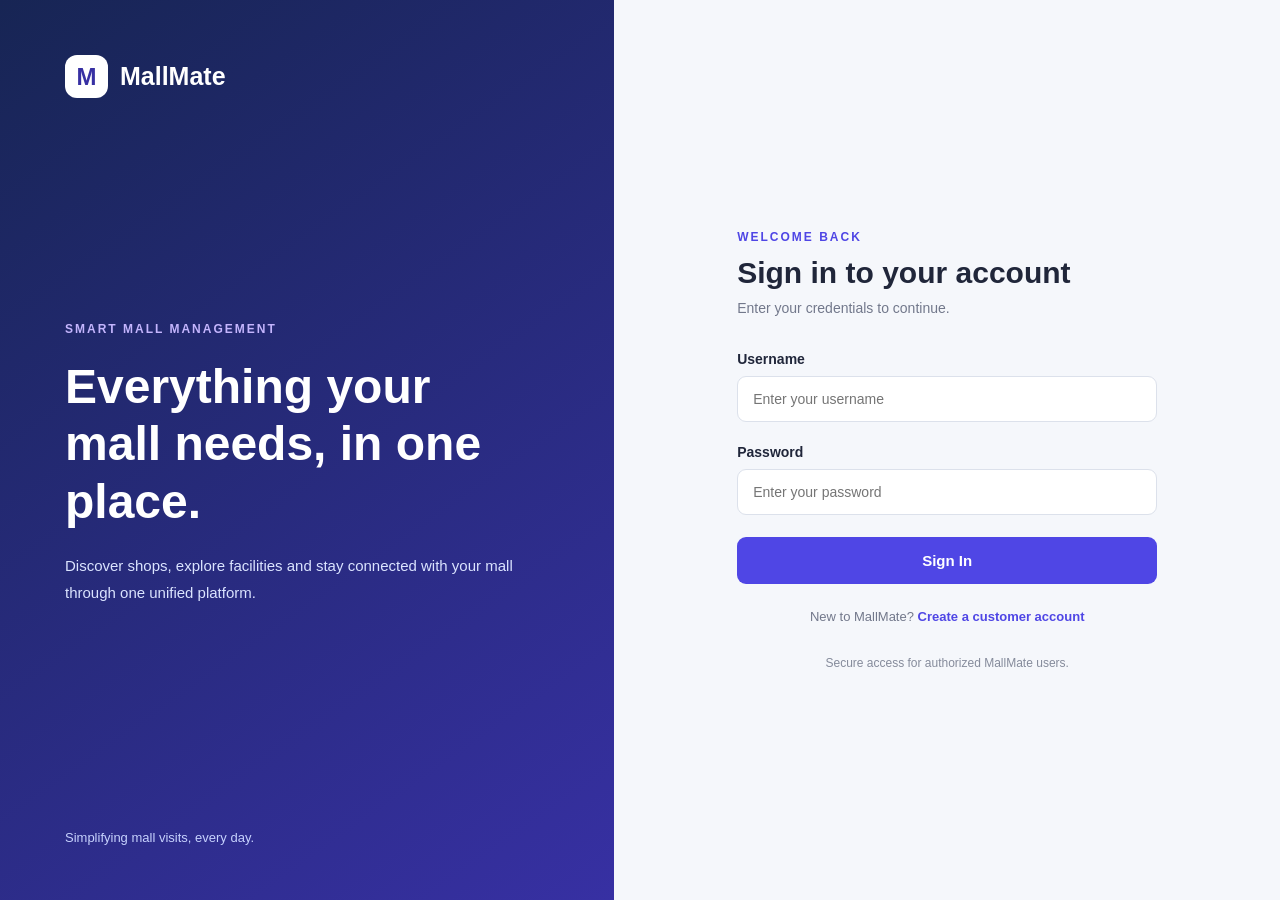
<file: mallmate/src/main/resources/static/index.html>
<!DOCTYPE html>
<html lang="en">
<head>
    <meta charset="UTF-8">
    <meta name="viewport" content="width=device-width, initial-scale=1.0">
    <title>MallMate | Login</title>
    <link rel="stylesheet" href="style.css">
    <script src="app.js" defer></script>
</head>
<body>
    <main class="login-container">
        <section class="login-left">
            <a class="brand brand-link" href="index.html" aria-label="MallMate home">
                <span class="brand-icon">M</span><span>MallMate</span>
            </a>
            <div class="welcome-content">
                <p class="eyebrow">SMART MALL MANAGEMENT</p>
                <h1>Everything your mall needs, in one place.</h1>
                <p class="welcome-description">Discover shops, explore facilities and stay connected with your mall through one unified platform.</p>
            </div>
            <p class="left-footer">Simplifying mall visits, every day.</p>
        </section>
        <section class="login-right">
            <div class="login-card">
                <div class="mobile-brand">MallMate</div>
                <p class="login-label">WELCOME BACK</p>
                <h2>Sign in to your account</h2>
                <p class="login-subtitle">Enter your credentials to continue.</p>
                <form id="loginForm">
                    <div class="form-group">
                        <label for="username">Username</label>
                        <input type="text" id="username" name="username" placeholder="Enter your username" autocomplete="username" required>
                    </div>
                    <div class="form-group">
                        <label for="password">Password</label>
                        <input type="password" id="password" name="password" placeholder="Enter your password" autocomplete="current-password" required>
                    </div>
                    <p id="errorMessage" class="error-message" role="alert" aria-live="polite"></p>
                    <button type="submit" id="loginButton">Sign In</button>
                </form>
                <p class="signup-prompt">New to MallMate? <a href="register.html">Create a customer account</a></p>
                <p class="security-note">Secure access for authorized MallMate users.</p>
            </div>
        </section>
    </main>
</body>
</html>
</file>
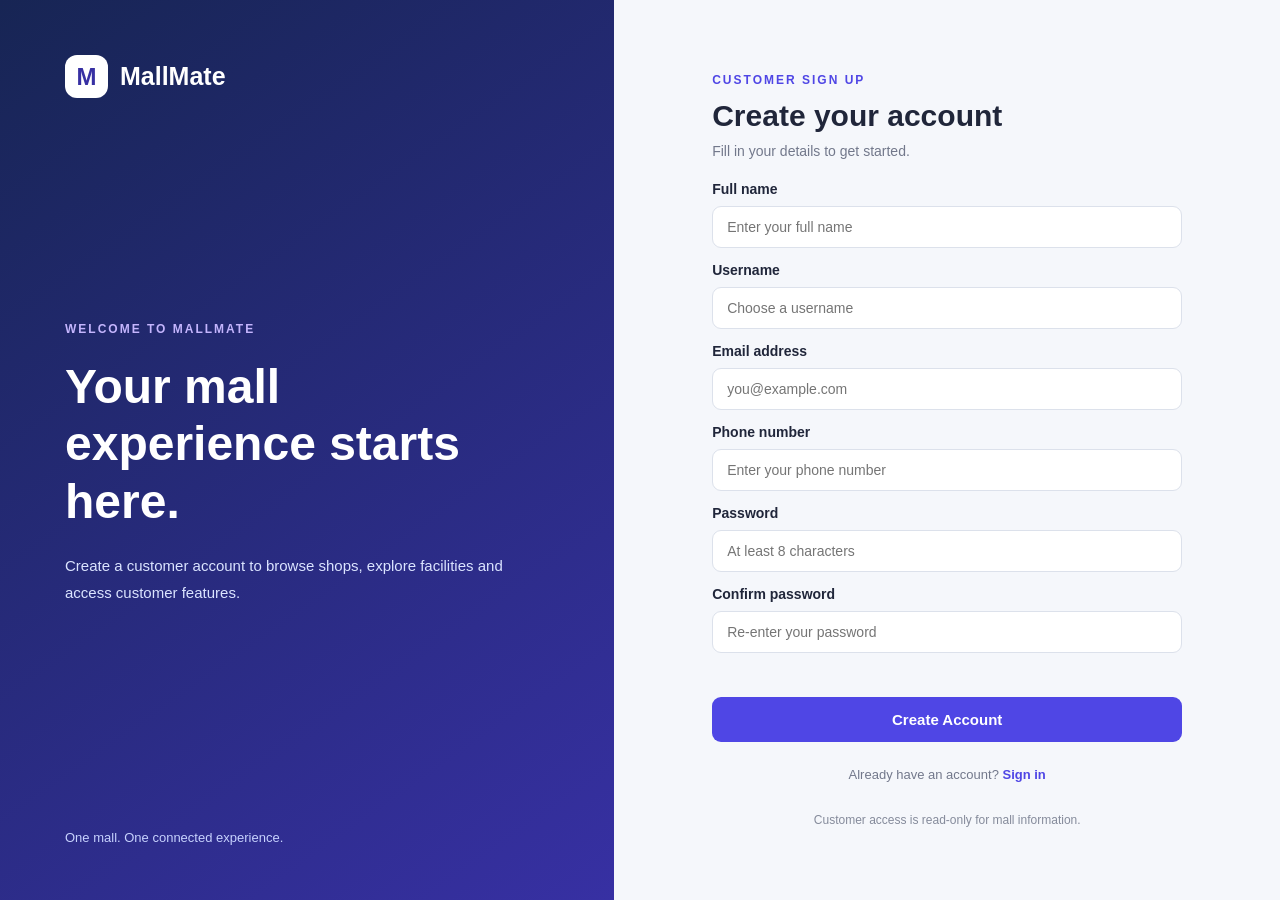
<file: mallmate/src/main/resources/static/register.html>
<!DOCTYPE html>
<html lang="en">
<head>
    <meta charset="UTF-8">
    <meta name="viewport" content="width=device-width, initial-scale=1.0">
    <title>MallMate | Create Account</title>
    <link rel="stylesheet" href="style.css">
    <script src="register.js" defer></script>
</head>
<body>
    <main class="login-container register-container">
        <section class="login-left">
            <a class="brand brand-link" href="index.html" aria-label="MallMate home">
                <span class="brand-icon">M</span><span>MallMate</span>
            </a>
            <div class="welcome-content">
                <p class="eyebrow">WELCOME TO MALLMATE</p>
                <h1>Your mall experience starts here.</h1>
                <p class="welcome-description">Create a customer account to browse shops, explore facilities and access customer features.</p>
            </div>
            <p class="left-footer">One mall. One connected experience.</p>
        </section>
        <section class="login-right register-right">
            <div class="login-card register-card">
                <div class="mobile-brand">MallMate</div>
                <p class="login-label">CUSTOMER SIGN UP</p>
                <h2>Create your account</h2>
                <p class="login-subtitle">Fill in your details to get started.</p>
                <form id="registerForm">
                    <div class="form-group">
                        <label for="name">Full name</label>
                        <input type="text" id="name" name="name" maxlength="100" autocomplete="name" placeholder="Enter your full name" required>
                    </div>
                    <div class="form-group">
                        <label for="username">Username</label>
                        <input type="text" id="username" name="username" maxlength="100" autocomplete="username" placeholder="Choose a username" required>
                    </div>
                    <div class="form-group">
                        <label for="email">Email address</label>
                        <input type="email" id="email" name="email" maxlength="254" autocomplete="email" placeholder="you@example.com" required>
                    </div>
                    <div class="form-group">
                        <label for="phone">Phone number</label>
                        <input type="tel" id="phone" name="phone" maxlength="20" autocomplete="tel" placeholder="Enter your phone number" required>
                    </div>
                    <div class="form-group">
                        <label for="password">Password</label>
                        <input type="password" id="password" name="password" minlength="8" maxlength="72" autocomplete="new-password" placeholder="At least 8 characters" required>
                    </div>
                    <div class="form-group">
                        <label for="confirmPassword">Confirm password</label>
                        <input type="password" id="confirmPassword" name="confirmPassword" minlength="8" maxlength="72" autocomplete="new-password" placeholder="Re-enter your password" required>
                    </div>
                    <p id="registerMessage" class="form-message" role="status" aria-live="polite"></p>
                    <button type="submit" id="registerButton">Create Account</button>
                </form>
                <p class="signup-prompt">Already have an account? <a href="index.html">Sign in</a></p>
                <p class="security-note">Customer access is read-only for mall information.</p>
            </div>
        </section>
    </main>
</body>
</html>
</file>
<file: mallmate/src/main/resources/static/style.css>
* {
    margin: 0;
    padding: 0;
    box-sizing: border-box;
}

body {
    font-family: "Segoe UI", Arial, sans-serif;
    min-height: 100vh;
    background: #f5f7fb;
    color: #20263a;
}

.login-container {
    display: flex;
    min-height: 100vh;
}

.login-left {
    width: 48%;
    padding: 55px 65px;
    background: linear-gradient(145deg, #172554, #3730a3);
    color: white;
    display: flex;
    flex-direction: column;
    justify-content: space-between;
}

.brand {
    display: flex;
    align-items: center;
    gap: 12px;
    font-size: 25px;
    font-weight: 700;
}

.brand-icon {
    width: 43px;
    height: 43px;
    display: grid;
    place-items: center;
    background: white;
    color: #3730a3;
    border-radius: 12px;
    font-size: 24px;
    font-weight: 800;
}

.welcome-content {
    max-width: 470px;
    margin: 55px 0;
}

.eyebrow,
.login-label {
    font-size: 12px;
    font-weight: 700;
    letter-spacing: 2px;
}

.eyebrow {
    color: #c4b5fd;
    margin-bottom: 22px;
}

.welcome-content h1 {
    font-size: clamp(32px, 4vw, 48px);
    line-height: 1.2;
    margin-bottom: 22px;
}

.welcome-description {
    color: #dbe4ff;
    line-height: 1.8;
    font-size: 15px;
}

.left-footer {
    color: #c7d2fe;
    font-size: 13px;
}

.login-right {
    width: 52%;
    display: flex;
    justify-content: center;
    align-items: center;
    padding: 35px;
}

.login-card {
    width: 100%;
    max-width: 420px;
}

.mobile-brand {
    display: none;
}

.login-label {
    color: #4f46e5;
    margin-bottom: 12px;
}

.login-card h2 {
    font-size: 30px;
    margin-bottom: 10px;
}

.login-subtitle {
    color: #72788b;
    font-size: 14px;
    margin-bottom: 35px;
}

.form-group {
    margin-bottom: 22px;
}

.form-group label {
    display: block;
    font-size: 14px;
    font-weight: 600;
    margin-bottom: 9px;
}

.form-group input {
    width: 100%;
    padding: 14px 15px;
    border: 1px solid #dce1eb;
    border-radius: 9px;
    outline: none;
    font-size: 14px;
    background: white;
    transition: border-color 0.2s, box-shadow 0.2s;
}

.form-group input:focus {
    border-color: #4f46e5;
    box-shadow: 0 0 0 3px #4f46e51a;
}

#loginButton {
    width: 100%;
    padding: 15px;
    border: none;
    border-radius: 9px;
    background: #4f46e5;
    color: white;
    font-size: 15px;
    font-weight: 600;
    cursor: pointer;
    transition: background 0.2s;
}

#loginButton:hover {
    background: #3730a3;
}

#loginButton:disabled {
    opacity: 0.7;
    cursor: wait;
}

.error-message {
    color: #dc2626;
    font-size: 13px;
    margin-bottom: 12px;
}

.security-note {
    margin-top: 27px;
    text-align: center;
    font-size: 12px;
    color: #858b9b;
}

@media (max-width: 800px) {
    .login-left {
        display: none;
    }

    .login-right {
        width: 100%;
        padding: 25px;
    }

    .mobile-brand {
        display: block;
        color: #3730a3;
        font-size: 25px;
        font-weight: 800;
        margin-bottom: 55px;
    }

    .login-card h2 {
        font-size: 26px;
    }
}


/* Registration page and shared sign-up navigation */
.brand-link { color: inherit; text-decoration: none; }
.signup-prompt { margin-top: 22px; text-align: center; color: #72788b; font-size: 13px; line-height: 1.7; }
.signup-prompt a { color: #4f46e5; font-weight: 700; text-decoration: none; }
.signup-prompt a:hover { text-decoration: underline; }
.register-right { padding-top: 28px; padding-bottom: 28px; }
.register-card { max-width: 470px; }
.register-card .login-subtitle { margin-bottom: 22px; }
.register-card .form-group { margin-bottom: 14px; }
.register-card .form-group input { padding: 12px 14px; }
#registerButton { width: 100%; padding: 14px; border: none; border-radius: 9px; background: #4f46e5; color: white; font-size: 15px; font-weight: 600; cursor: pointer; transition: background 0.2s; }
#registerButton:hover { background: #3730a3; }
#registerButton:disabled { opacity: .7; cursor: wait; }
.form-message { min-height: 18px; margin: 0 0 12px; font-size: 13px; line-height: 1.5; overflow-wrap: anywhere; }
.error-message { color: #dc2626; }
.success-message { color: #15803d; }
@media (max-width: 800px) {
    .register-right { padding: 25px 20px; }
    .register-card .mobile-brand { margin-bottom: 28px; }
}
</file>
